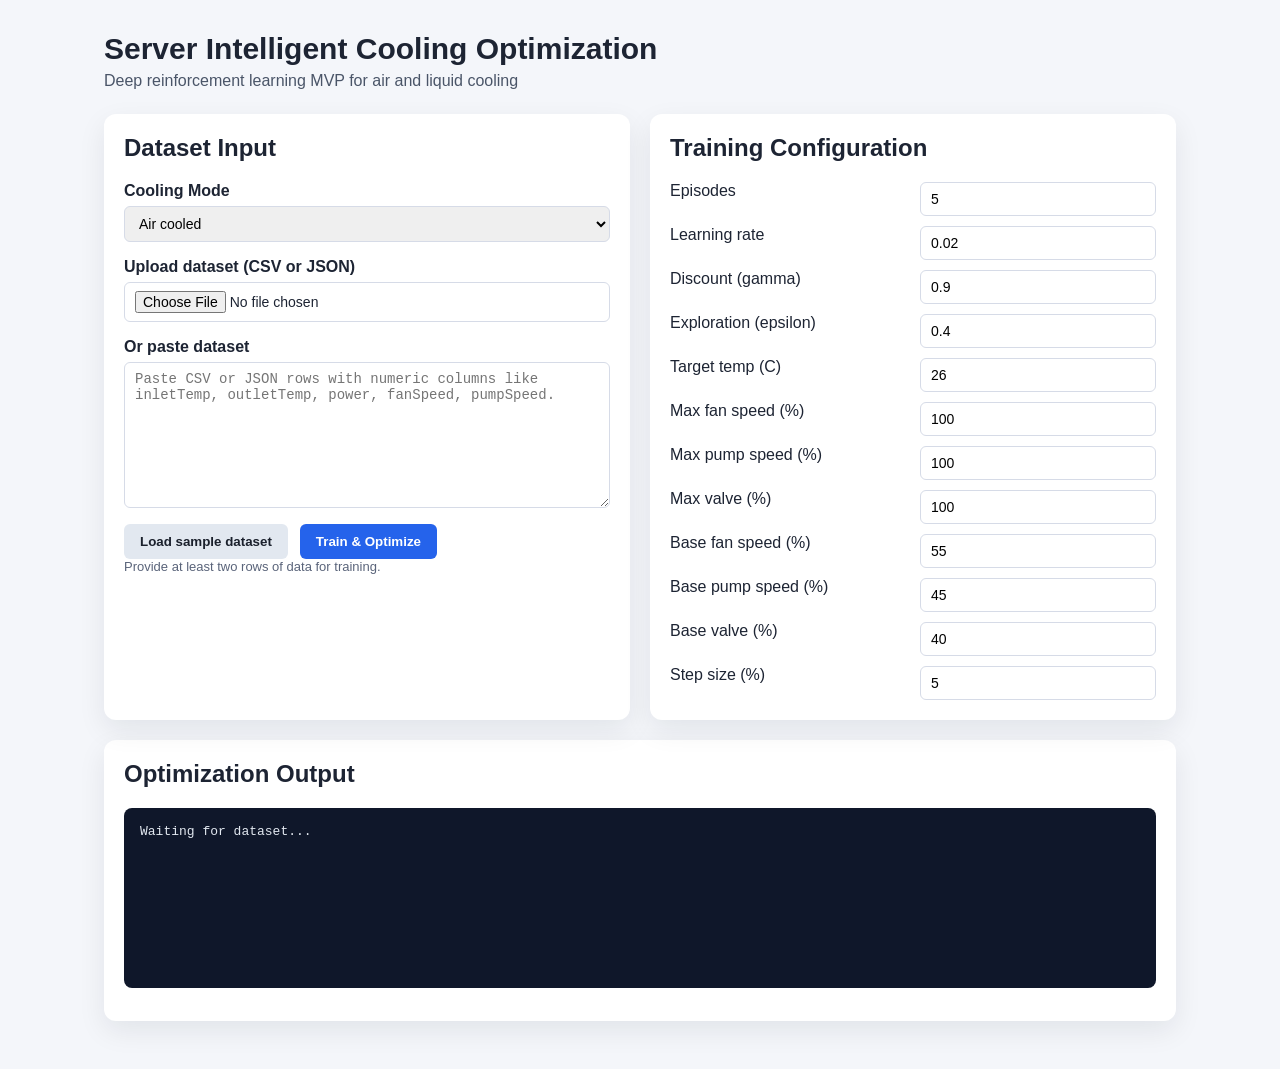
<file: mvp/index.html>
<!DOCTYPE html>
<html lang="en">
  <head>
    <meta charset="UTF-8" />
    <meta name="viewport" content="width=device-width, initial-scale=1" />
    <title>Server Intelligent Cooling Optimization MVP</title>
    <link rel="stylesheet" href="styles.css" />
  </head>
  <body>
    <div class="app">
      <header>
        <h1>Server Intelligent Cooling Optimization</h1>
        <p class="subtitle">
          Deep reinforcement learning MVP for air and liquid cooling
        </p>
      </header>

      <div class="layout">
        <section class="panel">
          <h2>Dataset Input</h2>
          <div class="field">
            <label for="coolingMode">Cooling Mode</label>
            <select id="coolingMode">
              <option value="air">Air cooled</option>
              <option value="liquid">Liquid cooled</option>
              <option value="hybrid">Hybrid</option>
            </select>
          </div>

          <div class="field">
            <label for="datasetFile">Upload dataset (CSV or JSON)</label>
            <input id="datasetFile" type="file" accept=".csv,.json" />
          </div>

          <div class="field">
            <label for="datasetText">Or paste dataset</label>
            <textarea
              id="datasetText"
              rows="8"
              placeholder="Paste CSV or JSON rows with numeric columns like inletTemp, outletTemp, power, fanSpeed, pumpSpeed."
            ></textarea>
          </div>

          <div class="row">
            <button id="loadSample">Load sample dataset</button>
            <button class="primary" id="runBtn">Train &amp; Optimize</button>
          </div>

          <div class="hint" id="datasetSummary">
            Provide at least two rows of data for training.
          </div>
        </section>

        <section class="panel">
          <h2>Training Configuration</h2>
          <div class="field-grid">
            <label for="episodes">Episodes</label>
            <input id="episodes" type="number" min="1" max="50" value="5" />

            <label for="learningRate">Learning rate</label>
            <input id="learningRate" type="number" step="0.001" value="0.02" />

            <label for="discount">Discount (gamma)</label>
            <input id="discount" type="number" step="0.01" value="0.9" />

            <label for="epsilon">Exploration (epsilon)</label>
            <input id="epsilon" type="number" step="0.01" value="0.4" />

            <label for="targetTemp">Target temp (C)</label>
            <input id="targetTemp" type="number" step="0.1" value="26" />

            <label for="fanMax">Max fan speed (%)</label>
            <input id="fanMax" type="number" step="1" value="100" />

            <label for="pumpMax">Max pump speed (%)</label>
            <input id="pumpMax" type="number" step="1" value="100" />

            <label for="valveMax">Max valve (%)</label>
            <input id="valveMax" type="number" step="1" value="100" />

            <label for="baseFan">Base fan speed (%)</label>
            <input id="baseFan" type="number" step="1" value="55" />

            <label for="basePump">Base pump speed (%)</label>
            <input id="basePump" type="number" step="1" value="45" />

            <label for="baseValve">Base valve (%)</label>
            <input id="baseValve" type="number" step="1" value="40" />

            <label for="stepSize">Step size (%)</label>
            <input id="stepSize" type="number" step="1" value="5" />
          </div>
        </section>
      </div>

      <section class="panel output-panel">
        <h2>Optimization Output</h2>
        <pre id="output">Waiting for dataset...</pre>
      </section>
    </div>

    <script src="app.js"></script>
  </body>
</html>
</file>
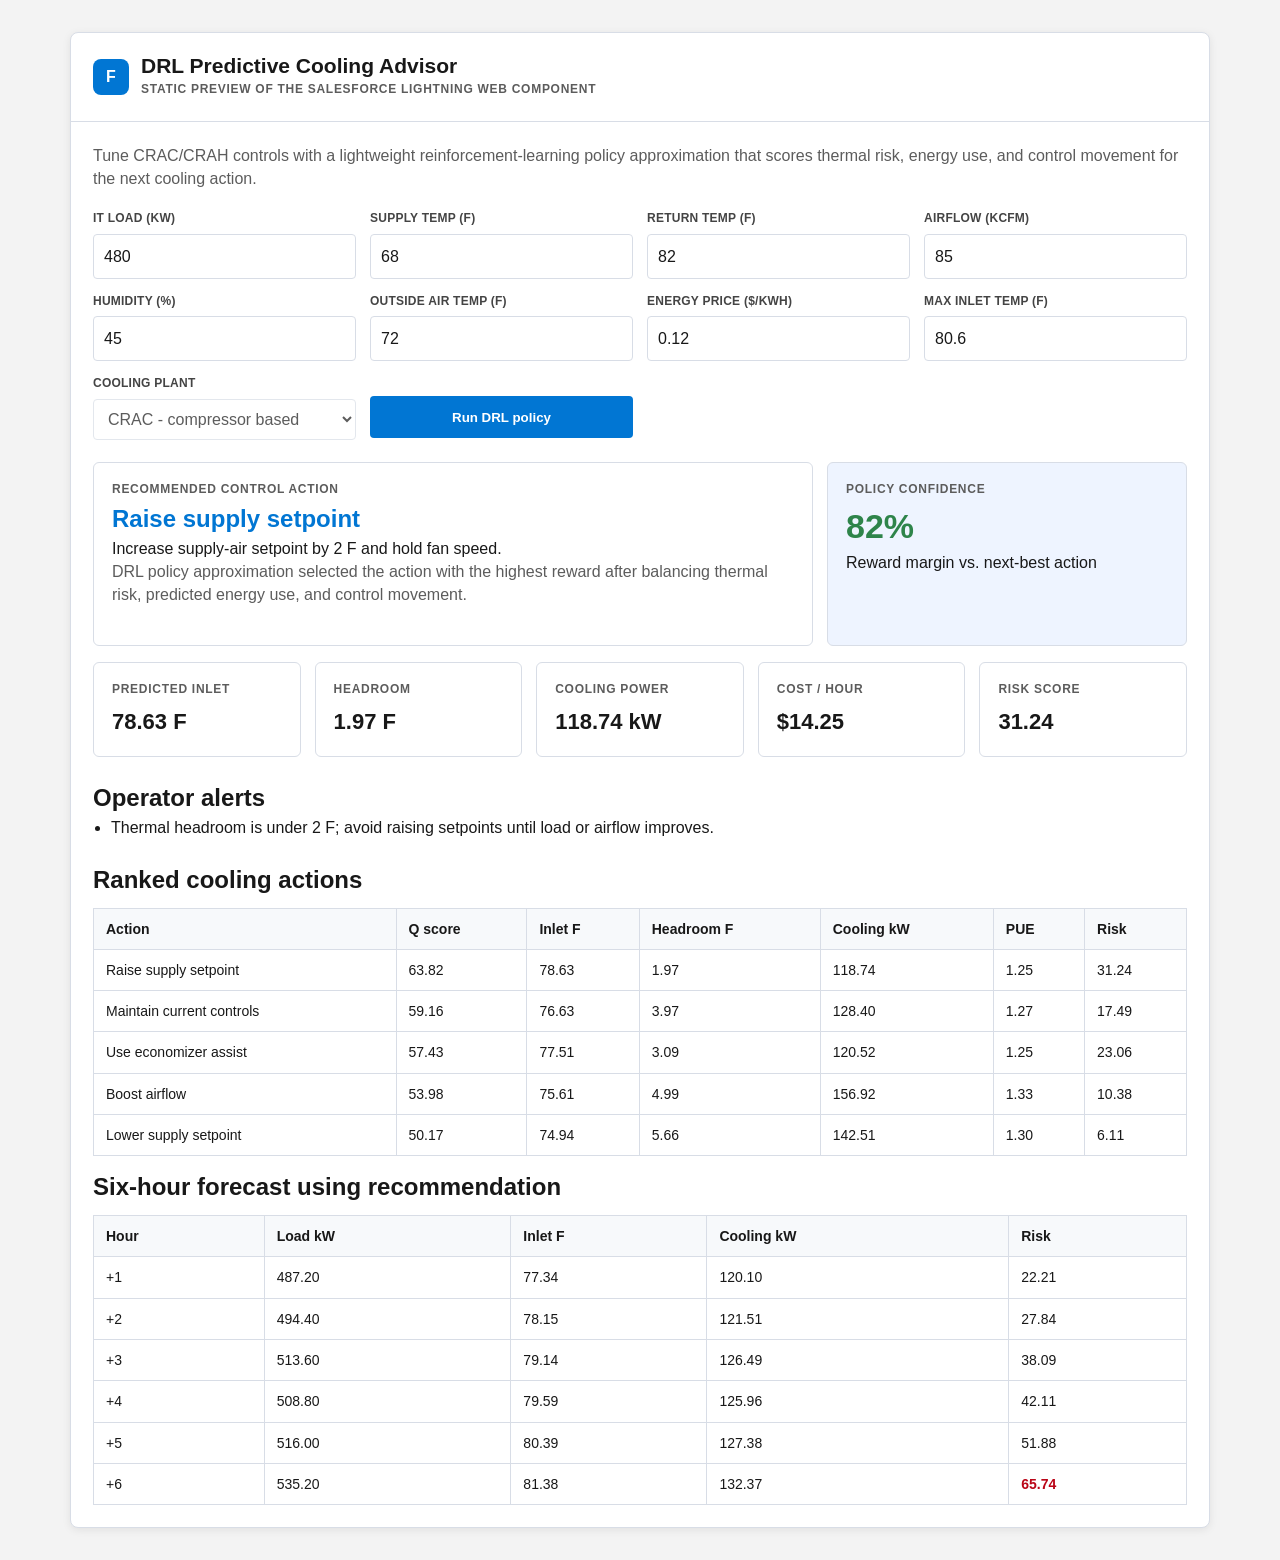
<file: docs/datacenter-cooling-advisor-preview.html>
<!doctype html>
<html lang="en">
<head>
    <meta charset="utf-8">
    <meta name="viewport" content="width=device-width, initial-scale=1">
    <title>DRL Predictive Cooling Advisor Preview</title>
    <style>
        :root {
            color-scheme: light;
            --border: #d8dde6;
            --blue: #0176d3;
            --blue-soft: #eef4ff;
            --green: #2e844a;
            --red: #ba0517;
            --text: #181818;
            --muted: #5c5c5c;
            --surface: #ffffff;
            --background: #f3f3f3;
        }

        * {
            box-sizing: border-box;
        }

        body {
            margin: 0;
            background: var(--background);
            color: var(--text);
            font-family: Arial, Helvetica, sans-serif;
            line-height: 1.45;
        }

        main {
            max-width: 1180px;
            margin: 32px auto;
            padding: 0 20px;
        }

        .card {
            overflow: hidden;
            border: 1px solid var(--border);
            border-radius: 8px;
            background: var(--surface);
            box-shadow: 0 2px 8px rgba(0, 0, 0, 0.08);
        }

        header {
            display: flex;
            gap: 12px;
            align-items: center;
            border-bottom: 1px solid var(--border);
            padding: 18px 22px;
        }

        .icon {
            display: grid;
            width: 36px;
            height: 36px;
            place-items: center;
            border-radius: 8px;
            background: var(--blue);
            color: #ffffff;
            font-weight: 700;
        }

        h1,
        h2,
        h3,
        p {
            margin: 0;
        }

        h1 {
            font-size: 21px;
            font-weight: 700;
        }

        .content {
            padding: 22px;
        }

        .intro {
            margin-bottom: 20px;
            color: var(--muted);
        }

        .grid {
            display: grid;
            gap: 14px;
        }

        .inputs {
            grid-template-columns: repeat(4, minmax(0, 1fr));
            margin-bottom: 22px;
        }

        label {
            display: block;
            color: #444444;
            font-size: 12px;
            font-weight: 700;
            letter-spacing: 0.02em;
            text-transform: uppercase;
        }

        input,
        select {
            width: 100%;
            margin-top: 6px;
            border: 1px solid var(--border);
            border-radius: 4px;
            padding: 10px;
            background: #ffffff;
            color: var(--text);
            font: inherit;
        }

        button {
            width: 100%;
            height: 42px;
            margin-top: 21px;
            border: 0;
            border-radius: 4px;
            background: var(--blue);
            color: #ffffff;
            font-weight: 700;
            cursor: default;
        }

        .summary {
            grid-template-columns: 2fr 1fr;
            margin-bottom: 16px;
        }

        .panel {
            border: 1px solid var(--border);
            border-radius: 6px;
            padding: 18px;
            background: #ffffff;
        }

        .panel.accent {
            background: var(--blue-soft);
        }

        .eyebrow {
            margin-bottom: 4px;
            color: var(--muted);
            font-size: 12px;
            font-weight: 700;
            letter-spacing: 0.06em;
            text-transform: uppercase;
        }

        .recommendation {
            color: var(--blue);
            font-size: 24px;
            font-weight: 700;
        }

        .confidence {
            color: var(--green);
            font-size: 34px;
            font-weight: 700;
        }

        .metrics {
            grid-template-columns: repeat(5, minmax(0, 1fr));
            margin: 16px 0 24px;
        }

        .metric {
            min-height: 94px;
        }

        .metric strong {
            display: block;
            margin-top: 8px;
            font-size: 22px;
        }

        .alerts {
            margin: 0 0 24px 18px;
            padding: 0;
        }

        .alerts li {
            margin-bottom: 6px;
        }

        .tables {
            grid-template-columns: 1fr;
        }

        .table-wrap {
            overflow-x: auto;
        }

        table {
            width: 100%;
            border-collapse: collapse;
            margin-top: 10px;
            font-size: 14px;
        }

        th,
        td {
            border: 1px solid var(--border);
            padding: 10px 12px;
            text-align: left;
            white-space: nowrap;
        }

        th {
            background: #f7f9fb;
            font-weight: 700;
        }

        .risk-high {
            color: var(--red);
            font-weight: 700;
        }

        @media (max-width: 860px) {
            .inputs,
            .summary,
            .metrics {
                grid-template-columns: 1fr;
            }
        }
    </style>
</head>
<body>
    <main>
        <section class="card">
            <header>
                <div class="icon">F</div>
                <div>
                    <h1>DRL Predictive Cooling Advisor</h1>
                    <p class="eyebrow">Static preview of the Salesforce Lightning Web Component</p>
                </div>
            </header>

            <div class="content">
                <p class="intro">
                    Tune CRAC/CRAH controls with a lightweight reinforcement-learning policy approximation that scores
                    thermal risk, energy use, and control movement for the next cooling action.
                </p>

                <section class="grid inputs" aria-label="Cooling inputs">
                    <div>
                        <label for="load">IT load (kW)</label>
                        <input id="load" value="480" readonly>
                    </div>
                    <div>
                        <label for="supply">Supply temp (F)</label>
                        <input id="supply" value="68" readonly>
                    </div>
                    <div>
                        <label for="return">Return temp (F)</label>
                        <input id="return" value="82" readonly>
                    </div>
                    <div>
                        <label for="airflow">Airflow (kCFM)</label>
                        <input id="airflow" value="85" readonly>
                    </div>
                    <div>
                        <label for="humidity">Humidity (%)</label>
                        <input id="humidity" value="45" readonly>
                    </div>
                    <div>
                        <label for="outside">Outside air temp (F)</label>
                        <input id="outside" value="72" readonly>
                    </div>
                    <div>
                        <label for="price">Energy price ($/kWh)</label>
                        <input id="price" value="0.12" readonly>
                    </div>
                    <div>
                        <label for="limit">Max inlet temp (F)</label>
                        <input id="limit" value="80.6" readonly>
                    </div>
                    <div>
                        <label for="mode">Cooling plant</label>
                        <select id="mode" disabled>
                            <option selected>CRAC - compressor based</option>
                            <option>CRAH - chilled water</option>
                        </select>
                    </div>
                    <div>
                        <button type="button">Run DRL policy</button>
                    </div>
                </section>

                <section class="grid summary" aria-label="Recommendation">
                    <div class="panel">
                        <p class="eyebrow">Recommended control action</p>
                        <p class="recommendation">Raise supply setpoint</p>
                        <p>Increase supply-air setpoint by 2 F and hold fan speed.</p>
                        <p class="intro">
                            DRL policy approximation selected the action with the highest reward after balancing
                            thermal risk, predicted energy use, and control movement.
                        </p>
                    </div>
                    <div class="panel accent">
                        <p class="eyebrow">Policy confidence</p>
                        <p class="confidence">82%</p>
                        <p>Reward margin vs. next-best action</p>
                    </div>
                </section>

                <section class="grid metrics" aria-label="Metrics">
                    <div class="panel metric">
                        <p class="eyebrow">Predicted inlet</p>
                        <strong>78.63 F</strong>
                    </div>
                    <div class="panel metric">
                        <p class="eyebrow">Headroom</p>
                        <strong>1.97 F</strong>
                    </div>
                    <div class="panel metric">
                        <p class="eyebrow">Cooling power</p>
                        <strong>118.74 kW</strong>
                    </div>
                    <div class="panel metric">
                        <p class="eyebrow">Cost / hour</p>
                        <strong>$14.25</strong>
                    </div>
                    <div class="panel metric">
                        <p class="eyebrow">Risk score</p>
                        <strong>31.24</strong>
                    </div>
                </section>

                <section aria-label="Operator alerts">
                    <h2>Operator alerts</h2>
                    <ul class="alerts">
                        <li>Thermal headroom is under 2 F; avoid raising setpoints until load or airflow improves.</li>
                    </ul>
                </section>

                <section class="grid tables">
                    <div class="table-wrap">
                        <h2>Ranked cooling actions</h2>
                        <table>
                            <thead>
                                <tr>
                                    <th>Action</th>
                                    <th>Q score</th>
                                    <th>Inlet F</th>
                                    <th>Headroom F</th>
                                    <th>Cooling kW</th>
                                    <th>PUE</th>
                                    <th>Risk</th>
                                </tr>
                            </thead>
                            <tbody>
                                <tr>
                                    <td>Raise supply setpoint</td>
                                    <td>63.82</td>
                                    <td>78.63</td>
                                    <td>1.97</td>
                                    <td>118.74</td>
                                    <td>1.25</td>
                                    <td>31.24</td>
                                </tr>
                                <tr>
                                    <td>Maintain current controls</td>
                                    <td>59.16</td>
                                    <td>76.63</td>
                                    <td>3.97</td>
                                    <td>128.40</td>
                                    <td>1.27</td>
                                    <td>17.49</td>
                                </tr>
                                <tr>
                                    <td>Use economizer assist</td>
                                    <td>57.43</td>
                                    <td>77.51</td>
                                    <td>3.09</td>
                                    <td>120.52</td>
                                    <td>1.25</td>
                                    <td>23.06</td>
                                </tr>
                                <tr>
                                    <td>Boost airflow</td>
                                    <td>53.98</td>
                                    <td>75.61</td>
                                    <td>4.99</td>
                                    <td>156.92</td>
                                    <td>1.33</td>
                                    <td>10.38</td>
                                </tr>
                                <tr>
                                    <td>Lower supply setpoint</td>
                                    <td>50.17</td>
                                    <td>74.94</td>
                                    <td>5.66</td>
                                    <td>142.51</td>
                                    <td>1.30</td>
                                    <td>6.11</td>
                                </tr>
                            </tbody>
                        </table>
                    </div>

                    <div class="table-wrap">
                        <h2>Six-hour forecast using recommendation</h2>
                        <table>
                            <thead>
                                <tr>
                                    <th>Hour</th>
                                    <th>Load kW</th>
                                    <th>Inlet F</th>
                                    <th>Cooling kW</th>
                                    <th>Risk</th>
                                </tr>
                            </thead>
                            <tbody>
                                <tr>
                                    <td>+1</td>
                                    <td>487.20</td>
                                    <td>77.34</td>
                                    <td>120.10</td>
                                    <td>22.21</td>
                                </tr>
                                <tr>
                                    <td>+2</td>
                                    <td>494.40</td>
                                    <td>78.15</td>
                                    <td>121.51</td>
                                    <td>27.84</td>
                                </tr>
                                <tr>
                                    <td>+3</td>
                                    <td>513.60</td>
                                    <td>79.14</td>
                                    <td>126.49</td>
                                    <td>38.09</td>
                                </tr>
                                <tr>
                                    <td>+4</td>
                                    <td>508.80</td>
                                    <td>79.59</td>
                                    <td>125.96</td>
                                    <td>42.11</td>
                                </tr>
                                <tr>
                                    <td>+5</td>
                                    <td>516.00</td>
                                    <td>80.39</td>
                                    <td>127.38</td>
                                    <td>51.88</td>
                                </tr>
                                <tr>
                                    <td>+6</td>
                                    <td>535.20</td>
                                    <td>81.38</td>
                                    <td>132.37</td>
                                    <td class="risk-high">65.74</td>
                                </tr>
                            </tbody>
                        </table>
                    </div>
                </section>
            </div>
        </section>
    </main>
</body>
</html>
</file>
<file: mvp/styles.css>
* {
  box-sizing: border-box;
}

body {
  margin: 0;
  font-family: "Segoe UI", "Helvetica Neue", Arial, sans-serif;
  background: #f4f6fa;
  color: #1d2433;
}

.app {
  max-width: 1120px;
  margin: 0 auto;
  padding: 32px 24px 48px;
}

header {
  margin-bottom: 24px;
}

h1 {
  margin: 0 0 6px;
  font-size: 30px;
}

.subtitle {
  margin: 0;
  color: #4a5568;
}

.layout {
  display: grid;
  grid-template-columns: repeat(auto-fit, minmax(320px, 1fr));
  gap: 20px;
  margin-bottom: 20px;
}

.panel {
  background: #ffffff;
  border-radius: 12px;
  padding: 20px;
  box-shadow: 0 10px 28px rgba(15, 23, 42, 0.08);
}

.panel h2 {
  margin-top: 0;
}

.field {
  display: flex;
  flex-direction: column;
  margin-bottom: 16px;
  gap: 6px;
}

.field label {
  font-weight: 600;
}

.field input,
.field select,
.field textarea,
.field-grid input,
.field-grid select {
  padding: 8px 10px;
  border: 1px solid #d6dbe7;
  border-radius: 6px;
  font-size: 14px;
}

.field textarea {
  resize: vertical;
}

.row {
  display: flex;
  gap: 12px;
  align-items: center;
  margin-top: 8px;
  flex-wrap: wrap;
}

button {
  padding: 10px 16px;
  border: none;
  border-radius: 6px;
  background: #e2e8f0;
  color: #1a202c;
  cursor: pointer;
  font-weight: 600;
}

button.primary {
  background: #2563eb;
  color: #ffffff;
}

button:hover {
  opacity: 0.92;
}

.field-grid {
  display: grid;
  grid-template-columns: 1fr 1fr;
  gap: 10px 14px;
}

.hint {
  font-size: 13px;
  color: #5a647a;
}

.output-panel pre {
  background: #0f172a;
  color: #e2e8f0;
  padding: 16px;
  border-radius: 8px;
  min-height: 180px;
  overflow-x: auto;
  font-size: 13px;
}

@media (max-width: 680px) {
  .field-grid {
    grid-template-columns: 1fr;
  }
}
</file>
